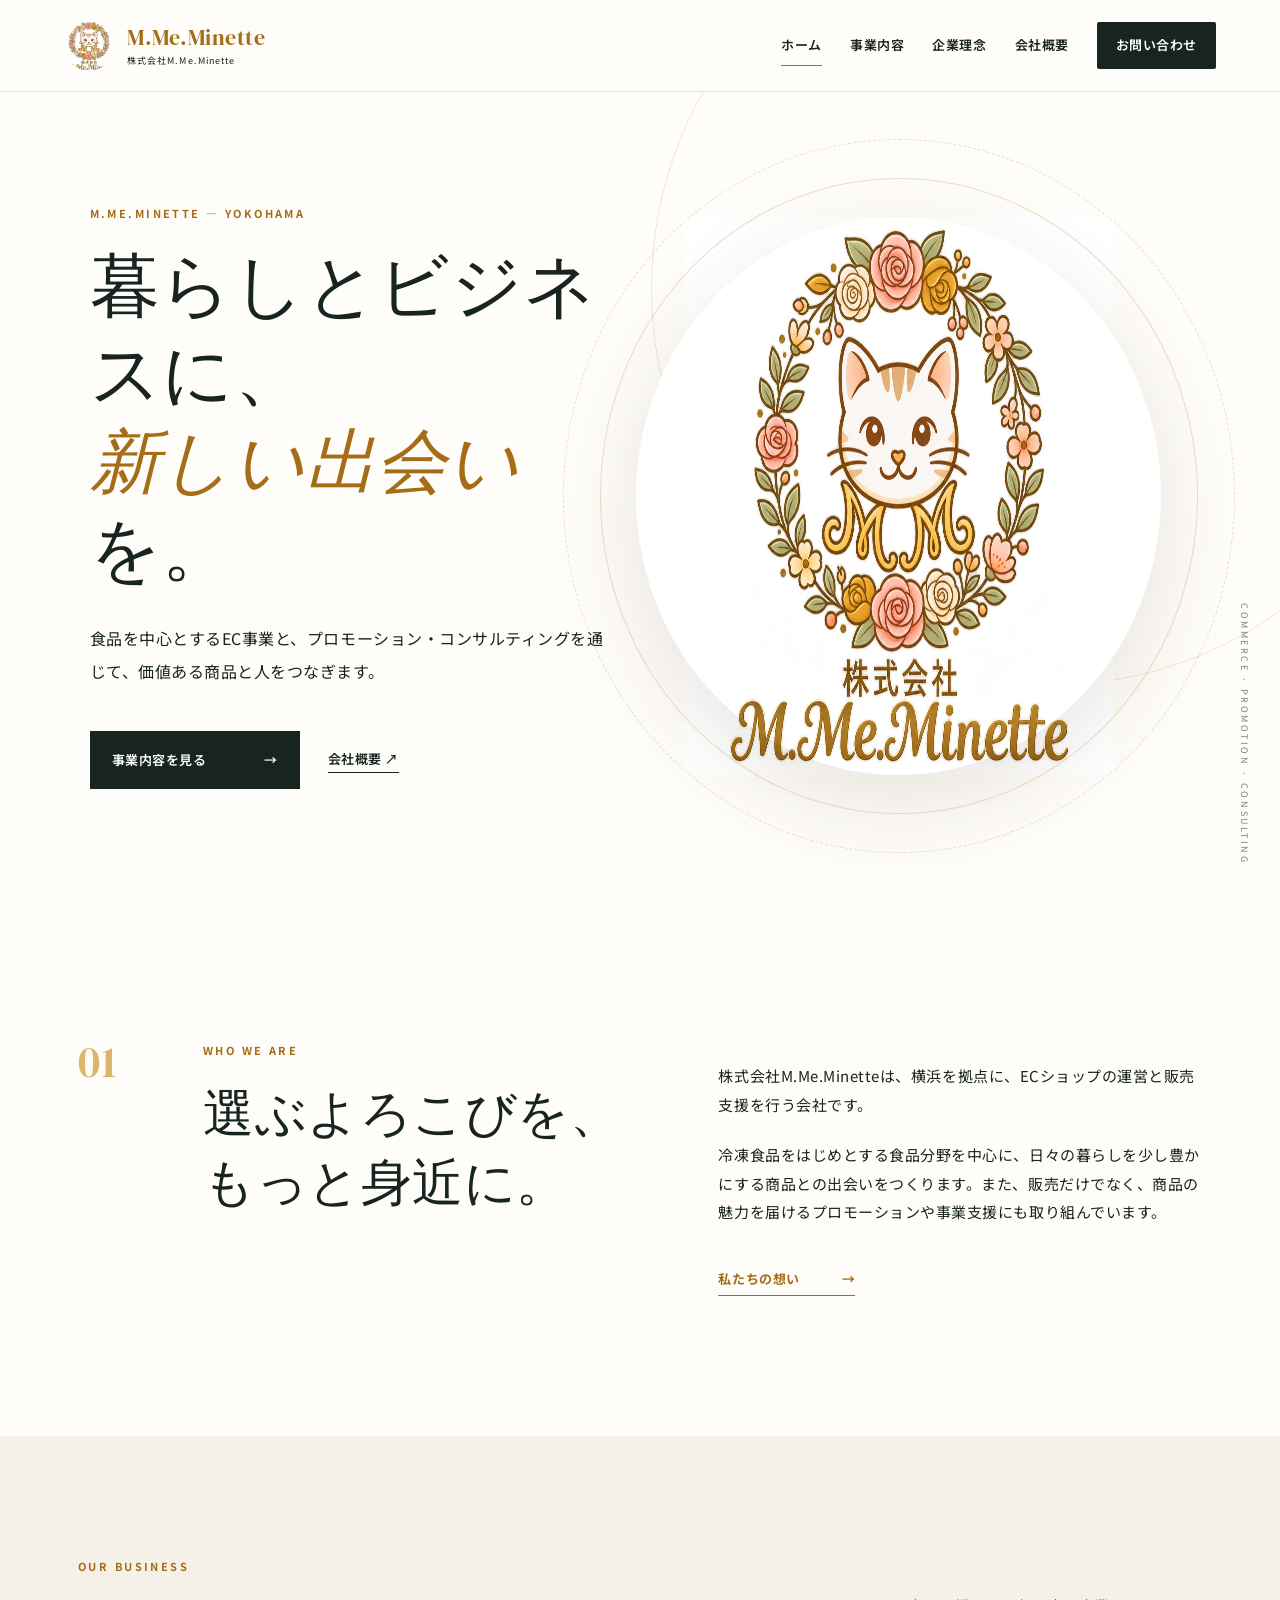
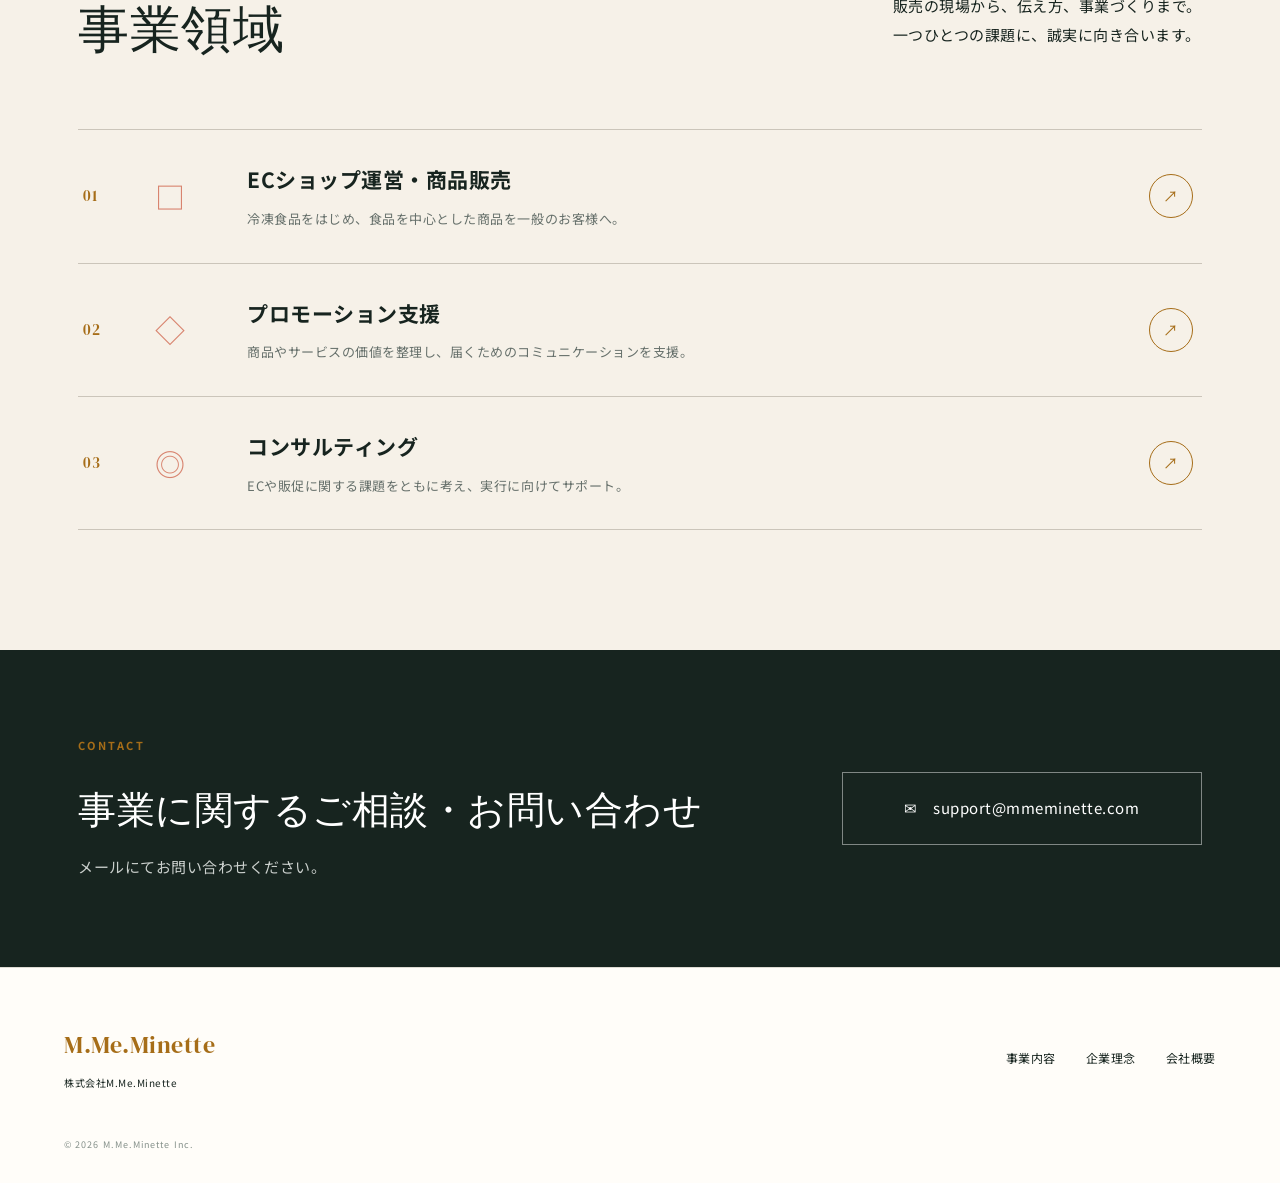
<file: index.html>
<!doctype html>
<html lang="ja">
<head>
  <meta charset="utf-8">
  <meta name="viewport" content="width=device-width, initial-scale=1">
  <meta name="description" content="株式会社M.Me.Minetteは、ECショップ運営、食品を中心とした商品販売、プロモーション支援、コンサルティングを行う横浜の会社です。">
  <meta name="robots" content="index,follow,max-image-preview:large">
  <meta name="theme-color" content="#a66d18">
  <title>株式会社M.Me.Minette｜横浜のEC・食品販売・事業支援</title>
  <link rel="canonical" href="https://mmeminette.com/">
  <link rel="icon" href="assets/favicon.svg" type="image/svg+xml" sizes="any">
  <link rel="manifest" href="site.webmanifest">
  <meta property="og:type" content="website">
  <meta property="og:locale" content="ja_JP">
  <meta property="og:site_name" content="株式会社M.Me.Minette">
  <meta property="og:title" content="株式会社M.Me.Minette｜横浜のEC・食品販売・事業支援">
  <meta property="og:description" content="ECショップ運営、食品販売、プロモーション支援、コンサルティングを通じて、価値ある商品と人をつなぎます。">
  <meta property="og:url" content="https://mmeminette.com/">
  <meta property="og:image" content="https://mmeminette.com/assets/logo.jpg">
  <meta property="og:image:alt" content="株式会社M.Me.Minette ロゴ">
  <meta name="twitter:card" content="summary_large_image">
  <meta name="twitter:title" content="株式会社M.Me.Minette｜横浜のEC・食品販売・事業支援">
  <meta name="twitter:description" content="ECショップ運営、食品販売、プロモーション支援、コンサルティングを行う横浜の会社です。">
  <meta name="twitter:image" content="https://mmeminette.com/assets/logo.jpg">
  <link rel="stylesheet" href="assets/style.css">
  <script src="assets/site.js" defer></script>
  <script type="application/ld+json">{"@context":"https://schema.org","@type":"Organization","@id":"https://mmeminette.com/#organization","name":"株式会社M.Me.Minette","alternateName":"M.Me.Minette","url":"https://mmeminette.com/","logo":"https://mmeminette.com/assets/logo.jpg","email":"support@mmeminette.com","foundingDate":"2026-10-06","address":{"@type":"PostalAddress","postalCode":"220-0072","addressRegion":"神奈川県","addressLocality":"横浜市西区","streetAddress":"浅間町1丁目4番3号 ウィザードビル402","addressCountry":"JP"}}</script>
</head>
<body>
  <header class="site-header">
    <a class="brand" href="index.html" aria-label="株式会社M.Me.Minette ホーム">
      <img src="assets/logo.jpg" alt="株式会社M.Me.Minette" width="112" height="98">
      <span><b>M.Me.Minette</b><small>株式会社M.Me.Minette</small></span>
    </a>
    <button class="menu-button" type="button" aria-expanded="false" aria-controls="global-nav"><span></span><span></span><span></span><span class="sr-only">メニュー</span></button>
    <nav id="global-nav" class="global-nav" aria-label="メインナビゲーション">
      <a class="is-current" href="index.html">ホーム</a>
      <a href="business.html">事業内容</a>
      <a href="philosophy.html">企業理念</a>
      <a href="company.html">会社概要</a>
      <a class="nav-contact" href="mailto:support@mmeminette.com">お問い合わせ</a>
    </nav>
  </header>

  <main>
    <section class="hero">
      <div class="hero-copy reveal">
        <p class="eyebrow">M.ME.MINETTE — YOKOHAMA</p>
        <h1>暮らしとビジネスに、<br><em>新しい出会い</em>を。</h1>
        <p class="hero-lead">食品を中心とするEC事業と、プロモーション・コンサルティングを通じて、価値ある商品と人をつなぎます。</p>
        <div class="hero-actions">
          <a class="button button-primary" href="business.html">事業内容を見る <span aria-hidden="true">→</span></a>
          <a class="text-link" href="company.html">会社概要 <span aria-hidden="true">↗</span></a>
        </div>
      </div>
      <div class="hero-visual reveal reveal-delay">
        <div class="logo-stage">
          <span class="orbit orbit-one" aria-hidden="true"></span>
          <span class="orbit orbit-two" aria-hidden="true"></span>
          <img src="assets/logo.jpg" alt="花々と猫をモチーフにしたM.Me.Minetteのロゴ" width="636" height="558">
        </div>
      </div>
      <p class="hero-side" aria-hidden="true">Commerce · Promotion · Consulting</p>
    </section>

    <section class="intro section-wrap reveal">
      <p class="section-number">01</p>
      <div>
        <p class="eyebrow">WHO WE ARE</p>
        <h2>選ぶよろこびを、<br>もっと身近に。</h2>
      </div>
      <div class="intro-text">
        <p>株式会社M.Me.Minetteは、横浜を拠点に、ECショップの運営と販売支援を行う会社です。</p>
        <p>冷凍食品をはじめとする食品分野を中心に、日々の暮らしを少し豊かにする商品との出会いをつくります。また、販売だけでなく、商品の魅力を届けるプロモーションや事業支援にも取り組んでいます。</p>
        <a class="arrow-link" href="philosophy.html">私たちの想い <span>→</span></a>
      </div>
    </section>

    <section class="services-block">
      <div class="section-heading section-wrap reveal">
        <div>
          <p class="eyebrow">OUR BUSINESS</p>
          <h2>事業領域</h2>
        </div>
        <p>販売の現場から、伝え方、事業づくりまで。<br>一つひとつの課題に、誠実に向き合います。</p>
      </div>
      <div class="service-list section-wrap">
        <a class="service-row reveal" href="business.html#commerce">
          <span class="service-index">01</span>
          <span class="service-icon" aria-hidden="true">□</span>
          <span><b>ECショップ運営・商品販売</b><small>冷凍食品をはじめ、食品を中心とした商品を一般のお客様へ。</small></span>
          <span class="circle-arrow" aria-hidden="true">↗</span>
        </a>
        <a class="service-row reveal" href="business.html#promotion">
          <span class="service-index">02</span>
          <span class="service-icon" aria-hidden="true">◇</span>
          <span><b>プロモーション支援</b><small>商品やサービスの価値を整理し、届くためのコミュニケーションを支援。</small></span>
          <span class="circle-arrow" aria-hidden="true">↗</span>
        </a>
        <a class="service-row reveal" href="business.html#consulting">
          <span class="service-index">03</span>
          <span class="service-icon" aria-hidden="true">◎</span>
          <span><b>コンサルティング</b><small>ECや販促に関する課題をともに考え、実行に向けてサポート。</small></span>
          <span class="circle-arrow" aria-hidden="true">↗</span>
        </a>
      </div>
    </section>

    <section class="contact-band reveal">
      <div>
        <p class="eyebrow">CONTACT</p>
        <h2>事業に関するご相談・お問い合わせ</h2>
        <p>メールにてお問い合わせください。</p>
      </div>
      <a class="mail-button" href="mailto:support@mmeminette.com"><span aria-hidden="true">✉</span> support@mmeminette.com</a>
    </section>
  </main>

  <footer class="site-footer">
    <div><b>M.Me.Minette</b><span>株式会社M.Me.Minette</span></div>
    <nav aria-label="フッターナビゲーション"><a href="business.html">事業内容</a><a href="philosophy.html">企業理念</a><a href="company.html">会社概要</a></nav>
    <small>© 2026 M.Me.Minette Inc.</small>
  </footer>
</body>
</html>
</file>
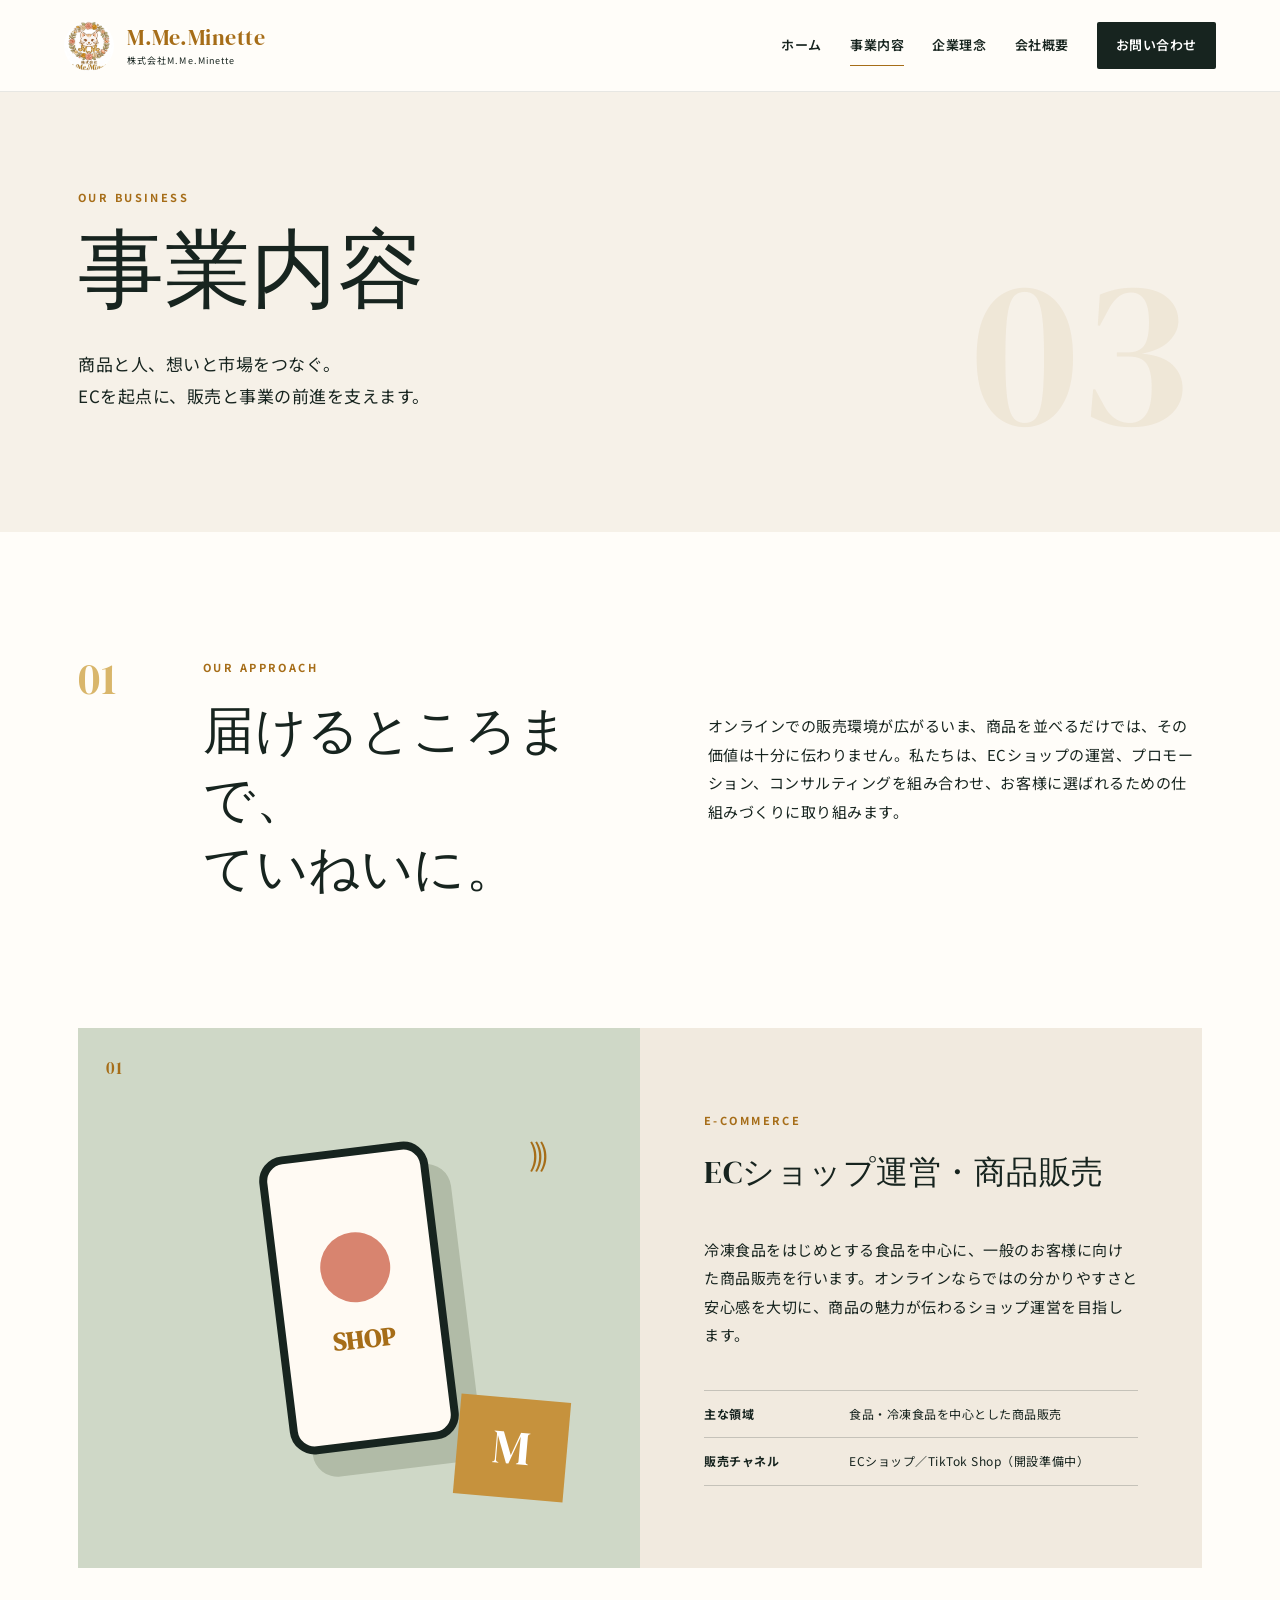
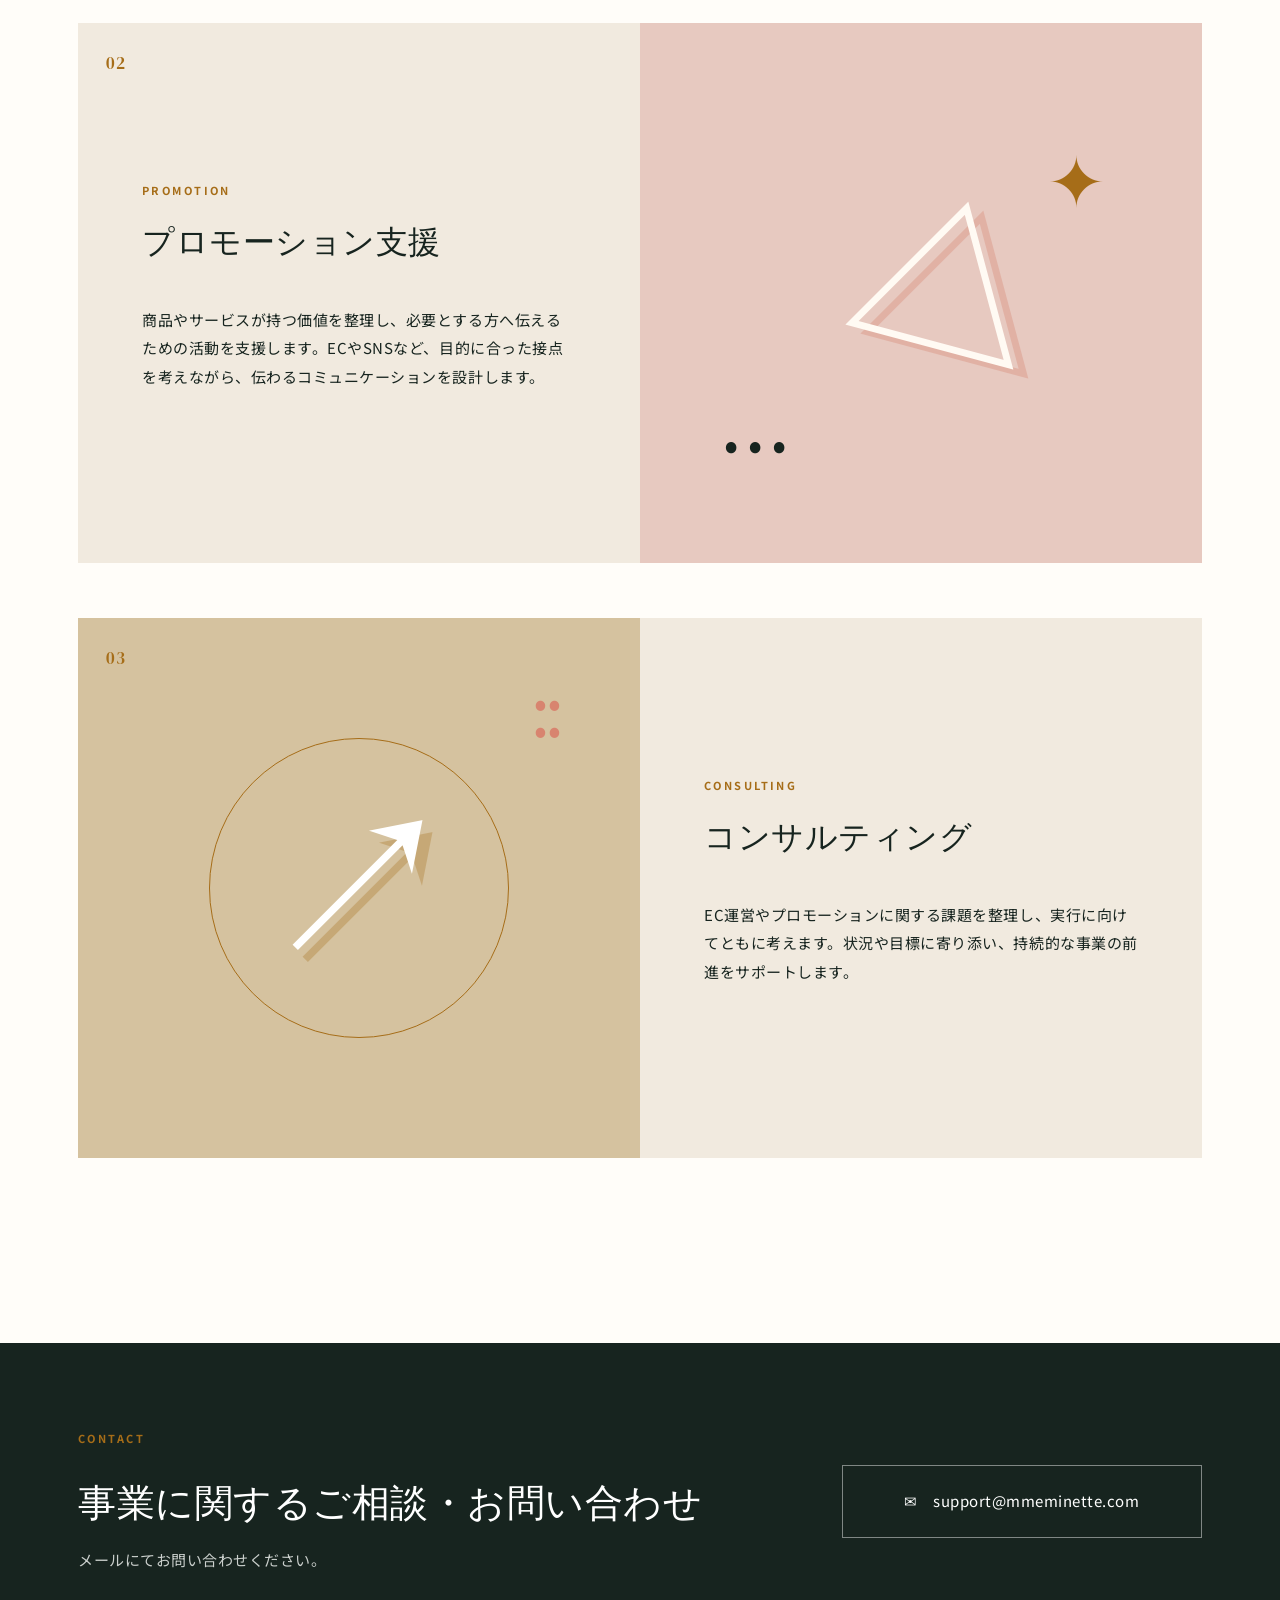
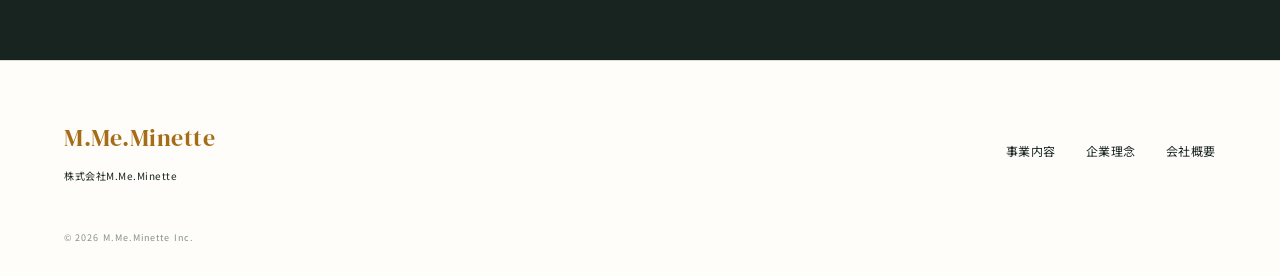
<file: business.html>
<!doctype html>
<html lang="ja">
<head>
  <meta charset="utf-8"><meta name="viewport" content="width=device-width, initial-scale=1">
  <meta name="description" content="株式会社M.Me.Minetteの事業内容。ECショップ運営、食品を中心とした商品販売、プロモーション支援、コンサルティングをご紹介します。">
  <meta name="robots" content="index,follow,max-image-preview:large"><meta name="theme-color" content="#a66d18">
  <title>事業内容｜EC・食品販売・事業支援｜株式会社M.Me.Minette</title>
  <link rel="canonical" href="https://mmeminette.com/business.html"><link rel="icon" href="assets/favicon.svg" type="image/svg+xml" sizes="any"><link rel="manifest" href="site.webmanifest">
  <meta property="og:type" content="website"><meta property="og:locale" content="ja_JP"><meta property="og:site_name" content="株式会社M.Me.Minette"><meta property="og:title" content="事業内容｜EC・食品販売・事業支援｜株式会社M.Me.Minette"><meta property="og:description" content="ECショップ運営、食品販売、プロモーション支援、コンサルティングで事業の前進を支えます。"><meta property="og:url" content="https://mmeminette.com/business.html"><meta property="og:image" content="https://mmeminette.com/assets/logo.jpg"><meta property="og:image:alt" content="株式会社M.Me.Minette ロゴ"><meta name="twitter:card" content="summary_large_image"><link rel="stylesheet" href="assets/style.css"><script src="assets/site.js" defer></script>
</head>
<body>
  <header class="site-header">
    <a class="brand" href="index.html"><img src="assets/logo.jpg" alt="株式会社M.Me.Minette" width="112" height="98"><span><b>M.Me.Minette</b><small>株式会社M.Me.Minette</small></span></a>
    <button class="menu-button" type="button" aria-expanded="false" aria-controls="global-nav"><span></span><span></span><span></span><span class="sr-only">メニュー</span></button>
    <nav id="global-nav" class="global-nav"><a href="index.html">ホーム</a><a class="is-current" href="business.html">事業内容</a><a href="philosophy.html">企業理念</a><a href="company.html">会社概要</a><a class="nav-contact" href="mailto:support@mmeminette.com">お問い合わせ</a></nav>
  </header>
  <main>
    <header class="page-hero"><p class="eyebrow">OUR BUSINESS</p><h1>事業内容</h1><p>商品と人、想いと市場をつなぐ。<br>ECを起点に、販売と事業の前進を支えます。</p><span class="page-mark" aria-hidden="true">03</span></header>
    <section class="business-intro section-wrap reveal"><p class="section-number">01</p><div><p class="eyebrow">OUR APPROACH</p><h2>届けるところまで、<br>ていねいに。</h2></div><p>オンラインでの販売環境が広がるいま、商品を並べるだけでは、その価値は十分に伝わりません。私たちは、ECショップの運営、プロモーション、コンサルティングを組み合わせ、お客様に選ばれるための仕組みづくりに取り組みます。</p></section>

    <section class="business-cards section-wrap">
      <article id="commerce" class="business-card reveal">
        <div class="card-number">01</div><div class="card-art commerce-art" aria-hidden="true"><span class="phone"><i></i><b>SHOP</b></span><span class="package">M</span><span class="signal">)))</span></div>
        <div class="card-copy"><p class="eyebrow">E-COMMERCE</p><h2>ECショップ運営・商品販売</h2><p>冷凍食品をはじめとする食品を中心に、一般のお客様に向けた商品販売を行います。オンラインならではの分かりやすさと安心感を大切に、商品の魅力が伝わるショップ運営を目指します。</p><dl><div><dt>主な領域</dt><dd>食品・冷凍食品を中心とした商品販売</dd></div><div><dt>販売チャネル</dt><dd>ECショップ／TikTok Shop（開設準備中）</dd></div></dl></div>
      </article>
      <article id="promotion" class="business-card reverse reveal">
        <div class="card-number">02</div><div class="card-art promotion-art" aria-hidden="true"><span class="megaphone">◁</span><span class="spark">✦</span><span class="dots">•••</span></div>
        <div class="card-copy"><p class="eyebrow">PROMOTION</p><h2>プロモーション支援</h2><p>商品やサービスが持つ価値を整理し、必要とする方へ伝えるための活動を支援します。ECやSNSなど、目的に合った接点を考えながら、伝わるコミュニケーションを設計します。</p></div>
      </article>
      <article id="consulting" class="business-card reveal">
        <div class="card-number">03</div><div class="card-art consulting-art" aria-hidden="true"><span class="chart">↗</span><span class="ring"></span><span class="dot-grid">••<br>••</span></div>
        <div class="card-copy"><p class="eyebrow">CONSULTING</p><h2>コンサルティング</h2><p>EC運営やプロモーションに関する課題を整理し、実行に向けてともに考えます。状況や目標に寄り添い、持続的な事業の前進をサポートします。</p></div>
      </article>
    </section>
    <section class="contact-band reveal"><div><p class="eyebrow">CONTACT</p><h2>事業に関するご相談・お問い合わせ</h2><p>メールにてお問い合わせください。</p></div><a class="mail-button" href="mailto:support@mmeminette.com"><span>✉</span> support@mmeminette.com</a></section>
  </main>
  <footer class="site-footer"><div><b>M.Me.Minette</b><span>株式会社M.Me.Minette</span></div><nav><a href="business.html">事業内容</a><a href="philosophy.html">企業理念</a><a href="company.html">会社概要</a></nav><small>© 2026 M.Me.Minette Inc.</small></footer>
</body></html>
</file>
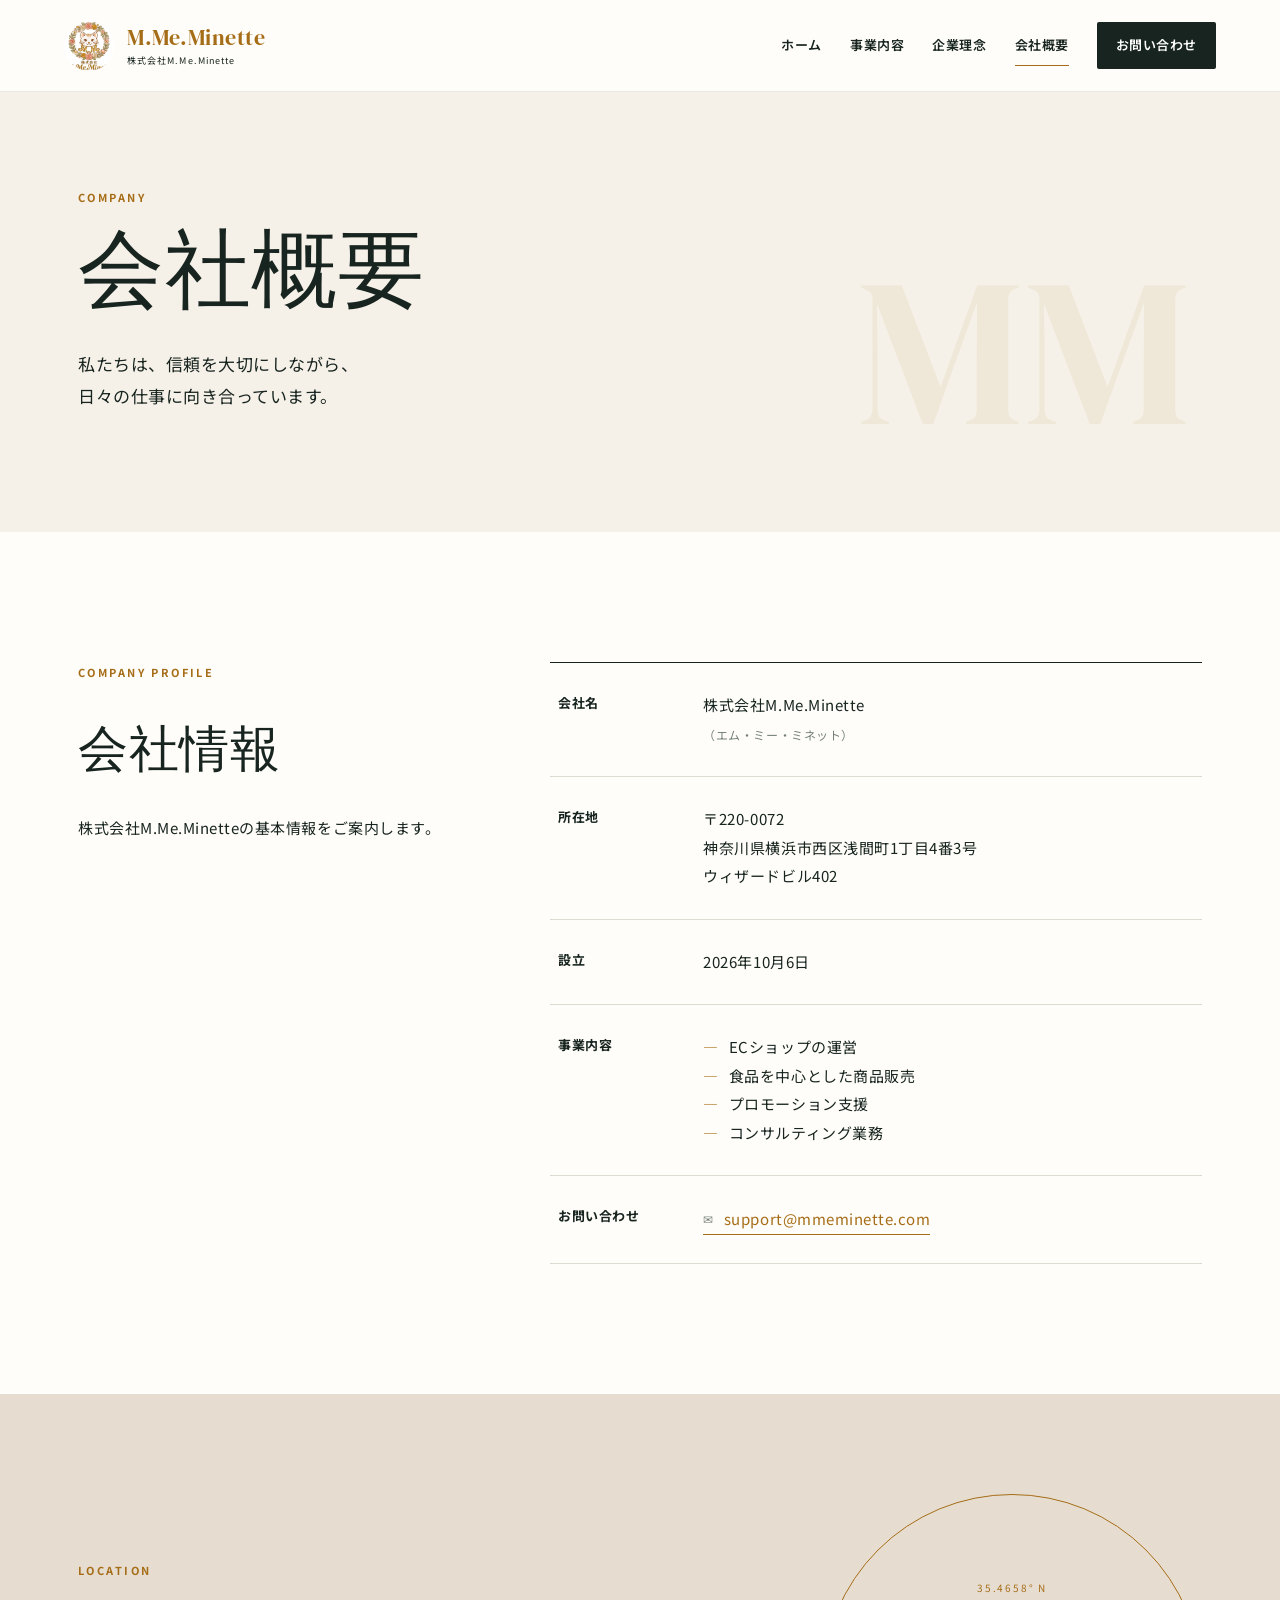
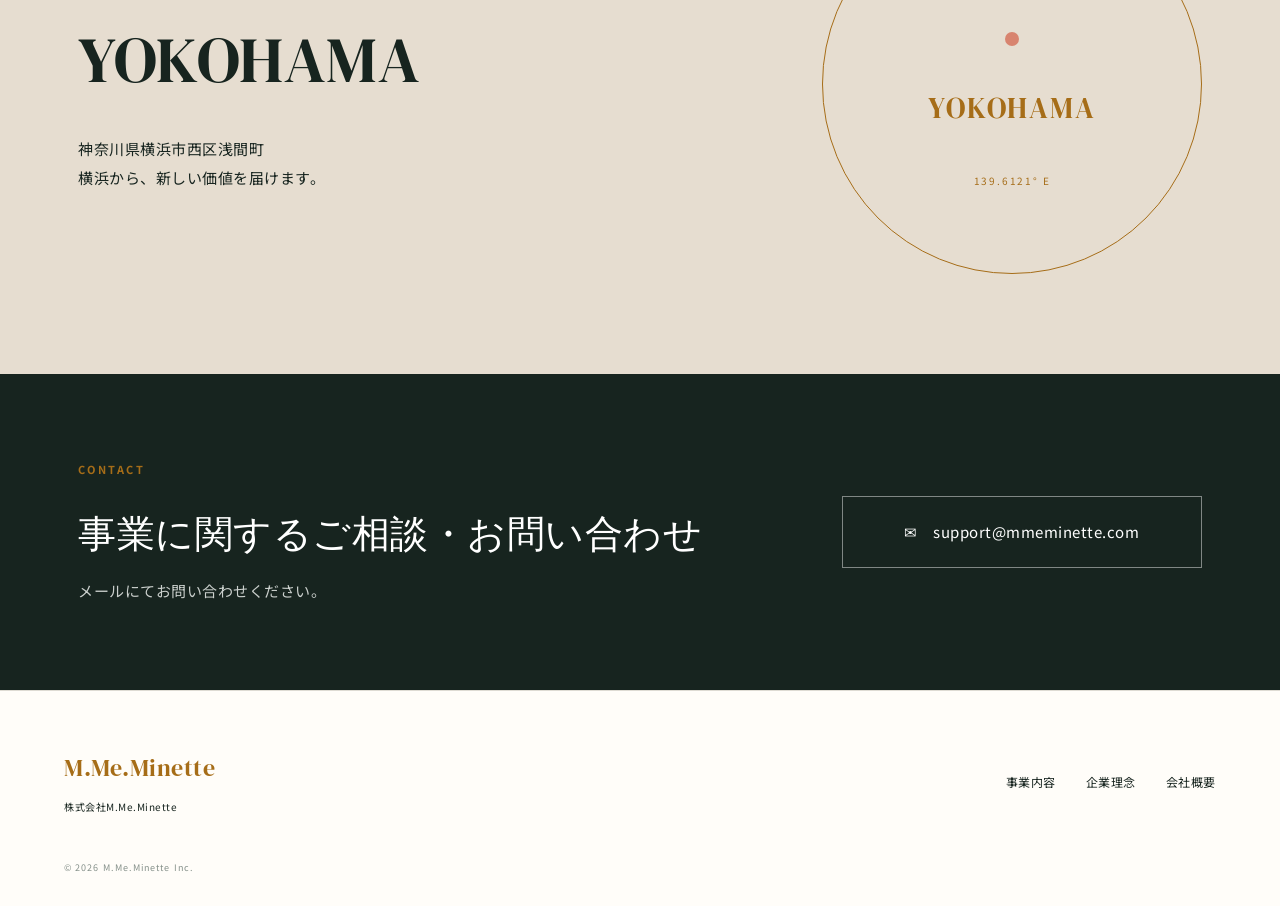
<file: company.html>
<!doctype html>
<html lang="ja">
<head>
  <meta charset="utf-8"><meta name="viewport" content="width=device-width, initial-scale=1"><meta name="description" content="株式会社M.Me.Minetteの会社概要です。横浜市西区の所在地、設立日、ECショップ運営・食品販売などの事業内容をご案内します。"><meta name="robots" content="index,follow,max-image-preview:large"><meta name="theme-color" content="#a66d18">
  <title>会社概要｜株式会社M.Me.Minette</title><link rel="canonical" href="https://mmeminette.com/company.html"><link rel="icon" href="assets/favicon.svg" type="image/svg+xml" sizes="any"><link rel="manifest" href="site.webmanifest"><meta property="og:type" content="website"><meta property="og:locale" content="ja_JP"><meta property="og:site_name" content="株式会社M.Me.Minette"><meta property="og:title" content="会社概要｜株式会社M.Me.Minette"><meta property="og:description" content="株式会社M.Me.Minetteの所在地、設立日、事業内容をご案内します。"><meta property="og:url" content="https://mmeminette.com/company.html"><meta property="og:image" content="https://mmeminette.com/assets/logo.jpg"><meta property="og:image:alt" content="株式会社M.Me.Minette ロゴ"><meta name="twitter:card" content="summary_large_image"><link rel="stylesheet" href="assets/style.css"><script src="assets/site.js" defer></script>
</head>
<body>
  <header class="site-header"><a class="brand" href="index.html"><img src="assets/logo.jpg" alt="株式会社M.Me.Minette" width="112" height="98"><span><b>M.Me.Minette</b><small>株式会社M.Me.Minette</small></span></a><button class="menu-button" type="button" aria-expanded="false" aria-controls="global-nav"><span></span><span></span><span></span><span class="sr-only">メニュー</span></button><nav id="global-nav" class="global-nav"><a href="index.html">ホーム</a><a href="business.html">事業内容</a><a href="philosophy.html">企業理念</a><a class="is-current" href="company.html">会社概要</a><a class="nav-contact" href="mailto:support@mmeminette.com">お問い合わせ</a></nav></header>
  <main>
    <header class="page-hero"><p class="eyebrow">COMPANY</p><h1>会社概要</h1><p>私たちは、信頼を大切にしながら、<br>日々の仕事に向き合っています。</p><span class="page-mark" aria-hidden="true">MM</span></header>
    <section class="company-section section-wrap">
      <div class="company-heading reveal"><p class="eyebrow">COMPANY PROFILE</p><h2>会社情報</h2><p>株式会社M.Me.Minetteの基本情報をご案内します。</p></div>
      <dl class="company-table reveal">
        <div><dt>会社名</dt><dd>株式会社M.Me.Minette<br><span>（エム・ミー・ミネット）</span></dd></div>
        <div><dt>所在地</dt><dd>〒220-0072<br>神奈川県横浜市西区浅間町1丁目4番3号<br>ウィザードビル402</dd></div>
        <div><dt>設立</dt><dd>2026年10月6日</dd></div>
        <div><dt>事業内容</dt><dd><ul><li>ECショップの運営</li><li>食品を中心とした商品販売</li><li>プロモーション支援</li><li>コンサルティング業務</li></ul></dd></div>
        <div><dt>お問い合わせ</dt><dd><a class="email-link" href="mailto:support@mmeminette.com"><span aria-hidden="true">✉</span> support@mmeminette.com</a></dd></div>
      </dl>
    </section>
    <section class="location-band reveal"><div><p class="eyebrow">LOCATION</p><h2>YOKOHAMA</h2><p>神奈川県横浜市西区浅間町<br>横浜から、新しい価値を届けます。</p></div><div class="location-graphic" aria-hidden="true"><span>35.4658° N</span><i></i><b>YOKOHAMA</b><span>139.6121° E</span></div></section>
    <section class="contact-band reveal"><div><p class="eyebrow">CONTACT</p><h2>事業に関するご相談・お問い合わせ</h2><p>メールにてお問い合わせください。</p></div><a class="mail-button" href="mailto:support@mmeminette.com"><span>✉</span> support@mmeminette.com</a></section>
  </main>
  <footer class="site-footer"><div><b>M.Me.Minette</b><span>株式会社M.Me.Minette</span></div><nav><a href="business.html">事業内容</a><a href="philosophy.html">企業理念</a><a href="company.html">会社概要</a></nav><small>© 2026 M.Me.Minette Inc.</small></footer>
</body></html>
</file>
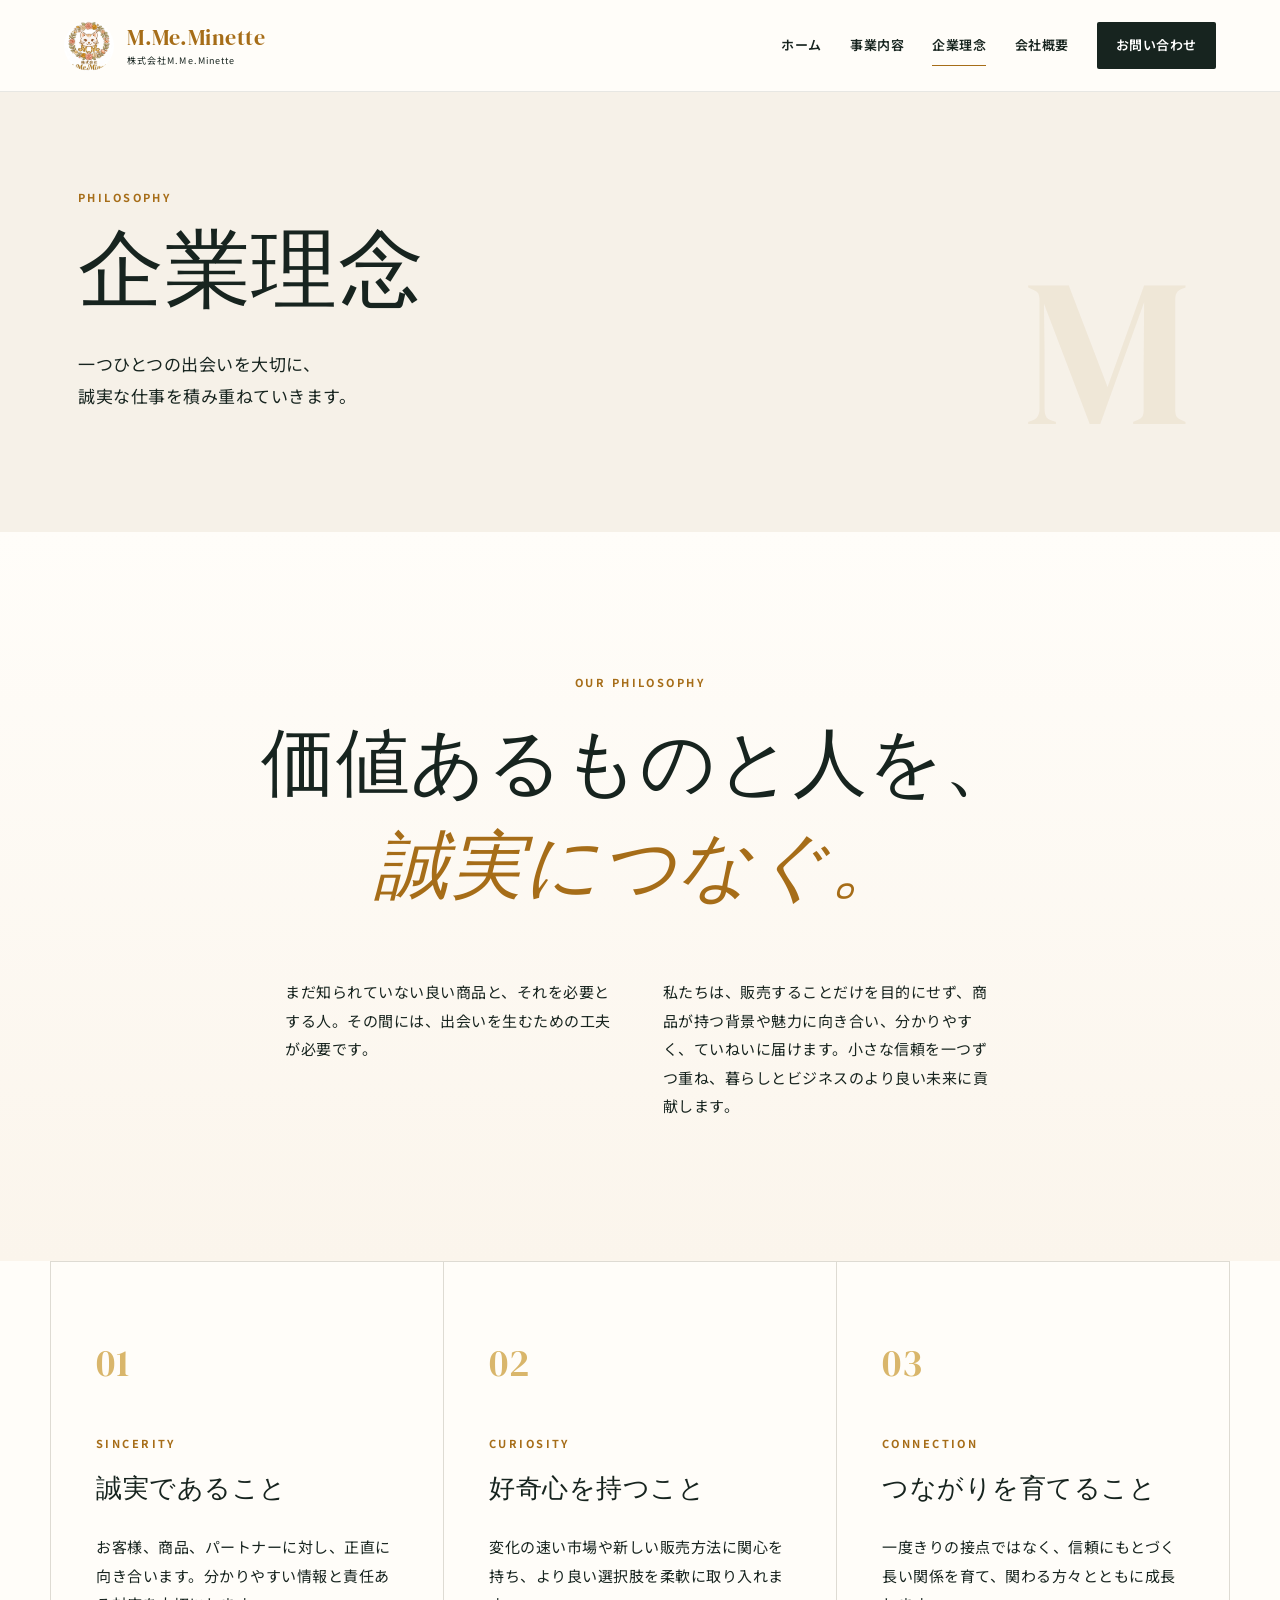
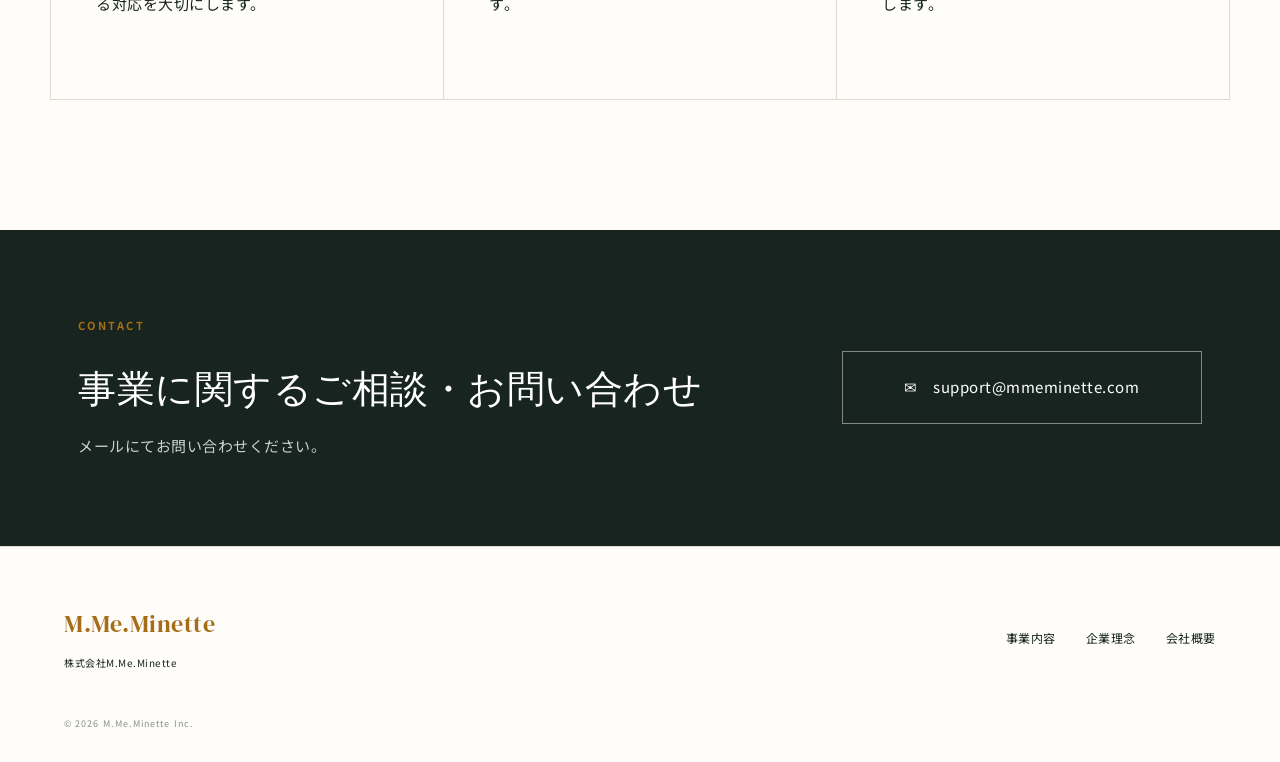
<file: philosophy.html>
<!doctype html>
<html lang="ja">
<head>
  <meta charset="utf-8"><meta name="viewport" content="width=device-width, initial-scale=1"><meta name="description" content="価値あるものと人を、誠実につなぐ。株式会社M.Me.Minetteの企業理念と、仕事に向き合う3つの姿勢をご紹介します。"><meta name="robots" content="index,follow,max-image-preview:large"><meta name="theme-color" content="#a66d18">
  <title>企業理念｜株式会社M.Me.Minette</title><link rel="canonical" href="https://mmeminette.com/philosophy.html"><link rel="icon" href="assets/favicon.svg" type="image/svg+xml" sizes="any"><link rel="manifest" href="site.webmanifest"><meta property="og:type" content="website"><meta property="og:locale" content="ja_JP"><meta property="og:site_name" content="株式会社M.Me.Minette"><meta property="og:title" content="企業理念｜株式会社M.Me.Minette"><meta property="og:description" content="価値あるものと人を、誠実につなぐ。株式会社M.Me.Minetteの企業理念をご紹介します。"><meta property="og:url" content="https://mmeminette.com/philosophy.html"><meta property="og:image" content="https://mmeminette.com/assets/logo.jpg"><meta property="og:image:alt" content="株式会社M.Me.Minette ロゴ"><meta name="twitter:card" content="summary_large_image"><link rel="stylesheet" href="assets/style.css"><script src="assets/site.js" defer></script>
</head>
<body>
  <header class="site-header"><a class="brand" href="index.html"><img src="assets/logo.jpg" alt="株式会社M.Me.Minette" width="112" height="98"><span><b>M.Me.Minette</b><small>株式会社M.Me.Minette</small></span></a><button class="menu-button" type="button" aria-expanded="false" aria-controls="global-nav"><span></span><span></span><span></span><span class="sr-only">メニュー</span></button><nav id="global-nav" class="global-nav"><a href="index.html">ホーム</a><a href="business.html">事業内容</a><a class="is-current" href="philosophy.html">企業理念</a><a href="company.html">会社概要</a><a class="nav-contact" href="mailto:support@mmeminette.com">お問い合わせ</a></nav></header>
  <main>
    <header class="page-hero"><p class="eyebrow">PHILOSOPHY</p><h1>企業理念</h1><p>一つひとつの出会いを大切に、<br>誠実な仕事を積み重ねていきます。</p><span class="page-mark" aria-hidden="true">M</span></header>
    <section class="philosophy-statement reveal">
      <p class="eyebrow">OUR PHILOSOPHY</p><h2>価値あるものと人を、<br><em>誠実につなぐ。</em></h2>
      <div class="statement-copy"><p>まだ知られていない良い商品と、それを必要とする人。その間には、出会いを生むための工夫が必要です。</p><p>私たちは、販売することだけを目的にせず、商品が持つ背景や魅力に向き合い、分かりやすく、ていねいに届けます。小さな信頼を一つずつ重ね、暮らしとビジネスのより良い未来に貢献します。</p></div>
    </section>
    <section class="values section-wrap">
      <article class="value-card reveal"><span>01</span><p class="eyebrow">SINCERITY</p><h3>誠実であること</h3><p>お客様、商品、パートナーに対し、正直に向き合います。分かりやすい情報と責任ある対応を大切にします。</p></article>
      <article class="value-card reveal"><span>02</span><p class="eyebrow">CURIOSITY</p><h3>好奇心を持つこと</h3><p>変化の速い市場や新しい販売方法に関心を持ち、より良い選択肢を柔軟に取り入れます。</p></article>
      <article class="value-card reveal"><span>03</span><p class="eyebrow">CONNECTION</p><h3>つながりを育てること</h3><p>一度きりの接点ではなく、信頼にもとづく長い関係を育て、関わる方々とともに成長します。</p></article>
    </section>
    <section class="contact-band reveal"><div><p class="eyebrow">CONTACT</p><h2>事業に関するご相談・お問い合わせ</h2><p>メールにてお問い合わせください。</p></div><a class="mail-button" href="mailto:support@mmeminette.com"><span>✉</span> support@mmeminette.com</a></section>
  </main>
  <footer class="site-footer"><div><b>M.Me.Minette</b><span>株式会社M.Me.Minette</span></div><nav><a href="business.html">事業内容</a><a href="philosophy.html">企業理念</a><a href="company.html">会社概要</a></nav><small>© 2026 M.Me.Minette Inc.</small></footer>
</body></html>
</file>
<file: assets/style.css>
@import url('https://fonts.googleapis.com/css2?family=DM+Serif+Display:ital@0;1&family=Noto+Sans+JP:wght@400;500;600;700&display=swap');

:root{--ink:#17241f;--paper:#fffdf9;--cream:#f6f1e8;--gold:#a66d18;--gold-light:#d9b66b;--coral:#d8846f;--sage:#79846a;--line:#dedbd3;--serif:"DM Serif Display","Noto Serif JP",serif;--sans:"Noto Sans JP",sans-serif}
*{box-sizing:border-box}html{scroll-behavior:smooth;overflow-x:hidden}body{margin:0;overflow-x:hidden;background:var(--paper);color:var(--ink);font-family:var(--sans);font-size:15px;line-height:1.9;letter-spacing:.035em}a{color:inherit;text-decoration:none}img{display:block;max-width:100%}.sr-only{position:absolute;width:1px;height:1px;padding:0;margin:-1px;overflow:hidden;clip:rect(0,0,0,0);white-space:nowrap;border:0}
.site-header{height:92px;display:flex;align-items:center;justify-content:space-between;padding:0 clamp(24px,5vw,76px);border-bottom:1px solid rgba(23,36,31,.1);background:rgba(255,253,249,.95);backdrop-filter:blur(12px);position:relative;z-index:50}.brand{display:flex;align-items:center;gap:13px;line-height:1.1}.brand img{width:50px;height:50px;object-fit:cover;object-position:50% 5%;border-radius:50%}.brand b{font-family:var(--serif);font-size:22px;font-weight:400;color:var(--gold)}.brand small{display:block;font-size:9px;letter-spacing:.12em;margin-top:6px}.global-nav{display:flex;align-items:center;gap:clamp(18px,2.2vw,38px);font-size:13px;font-weight:600}.global-nav a{position:relative}.global-nav a:not(.nav-contact)::after{content:"";position:absolute;left:0;bottom:-8px;width:0;height:1px;background:var(--gold);transition:.25s}.global-nav a:hover::after,.global-nav a.is-current::after{width:100%}.nav-contact{background:var(--ink);color:#fff;padding:11px 19px;border-radius:2px;transition:.25s}.nav-contact:hover{background:var(--gold)}.menu-button{display:none}
.eyebrow{margin:0 0 18px;color:var(--gold);font-size:11px;font-weight:700;letter-spacing:.22em}.hero{min-height:calc(100vh - 92px);display:grid;grid-template-columns:47% 53%;align-items:center;position:relative;overflow:hidden;padding:80px clamp(24px,7vw,112px)}.hero::after{content:"";position:absolute;right:-13%;top:-25%;width:62vw;height:62vw;border:1px solid rgba(166,109,24,.16);border-radius:50%;pointer-events:none}.hero-copy{position:relative;z-index:2}.hero h1{font-family:var(--serif);font-size:clamp(44px,5.5vw,78px);font-weight:400;line-height:1.25;letter-spacing:.01em;margin:0 0 28px}.hero h1 em{color:var(--gold);font-style:italic}.hero-lead{max-width:570px;font-size:16px;line-height:2.1}.hero-actions{display:flex;gap:28px;align-items:center;margin-top:42px}.button{display:inline-flex;align-items:center;justify-content:space-between;gap:36px;padding:17px 22px;min-width:210px;font-weight:600;font-size:13px}.button-primary{background:var(--ink);color:white}.button-primary:hover{background:var(--gold)}.text-link{font-size:13px;font-weight:600;border-bottom:1px solid var(--ink)}.hero-visual{position:relative;z-index:2;display:flex;justify-content:center}.logo-stage{position:relative;width:min(41vw,570px);aspect-ratio:1;border-radius:50%;background:white;box-shadow:0 28px 90px rgba(59,44,23,.12);display:grid;place-items:center}.logo-stage img{width:82%;mix-blend-mode:multiply}.orbit{position:absolute;border-radius:50%;border:1px solid rgba(166,109,24,.22)}.orbit-one{inset:-7%}.orbit-two{inset:-14%;border-style:dashed}.hero-side{position:absolute;right:18px;bottom:36px;writing-mode:vertical-rl;text-transform:uppercase;font-size:9px;letter-spacing:.28em;color:var(--sage)}
.section-wrap{max-width:1180px;margin:0 auto;padding-left:28px;padding-right:28px}.intro{padding-top:140px;padding-bottom:140px;display:grid;grid-template-columns:70px 1fr 1.05fr;gap:55px}.section-number{font-family:var(--serif);color:var(--gold-light);font-size:44px;margin:0;line-height:1}.intro h2,.section-heading h2,.business-intro h2{font-family:var(--serif);font-size:clamp(38px,4vw,58px);line-height:1.35;font-weight:400;margin:0}.intro-text{padding-top:22px}.intro-text p{margin:0 0 22px}.arrow-link{display:inline-flex;gap:42px;align-items:center;font-weight:700;font-size:13px;margin-top:18px;border-bottom:1px solid var(--gold);padding-bottom:4px;color:var(--gold)}
.services-block{background:var(--cream);padding:120px 0}.section-heading{display:flex;justify-content:space-between;align-items:end;margin-bottom:65px}.section-heading>p{max-width:410px}.service-list{display:flex;flex-direction:column}.service-row{display:grid;grid-template-columns:50px 70px 1fr 48px;align-items:center;gap:22px;border-top:1px solid #cbc5ba;padding:30px 5px;transition:.25s}.service-row:last-child{border-bottom:1px solid #cbc5ba}.service-row:hover{padding-left:16px;background:rgba(255,255,255,.45)}.service-index{font-family:var(--serif);color:var(--gold)}.service-icon{font-size:30px;color:var(--coral)}.service-row b{display:block;font-size:21px;margin-bottom:4px}.service-row small{font-size:13px;color:#66706b}.circle-arrow{width:44px;height:44px;border:1px solid var(--gold);border-radius:50%;display:grid;place-items:center;color:var(--gold)}
.contact-band{margin:0;padding:85px max(28px,calc((100vw - 1124px)/2));background:var(--ink);color:white;display:flex;align-items:center;justify-content:space-between;gap:40px}.contact-band h2{font-family:var(--serif);font-size:clamp(26px,3vw,42px);font-weight:400;margin:0 0 6px}.contact-band p:last-child{margin:0;color:#cbd0cd}.mail-button{min-width:360px;border:1px solid rgba(255,255,255,.45);padding:21px 26px;display:flex;gap:15px;align-items:center;justify-content:center;transition:.25s}.mail-button:hover{background:white;color:var(--ink)}
.site-footer{padding:54px clamp(24px,5vw,76px) 30px;display:grid;grid-template-columns:1fr auto;gap:40px;border-top:1px solid var(--line)}.site-footer>div b{font-family:var(--serif);display:block;color:var(--gold);font-size:24px;font-weight:400}.site-footer>div span{font-size:10px}.site-footer nav{display:flex;gap:30px;font-size:12px;align-items:center}.site-footer small{grid-column:1/-1;color:#85908a;font-size:9px;letter-spacing:.12em}
.page-hero{min-height:440px;background:var(--cream);padding:95px max(28px,calc((100vw - 1124px)/2));position:relative;overflow:hidden}.page-hero h1{font-family:var(--serif);font-size:clamp(50px,7vw,86px);line-height:1;margin:0 0 36px;font-weight:400}.page-hero>p:last-of-type{font-size:17px}.page-mark{position:absolute;right:7vw;top:42%;font-family:var(--serif);font-size:210px;line-height:.7;color:rgba(166,109,24,.08)}
.business-intro{padding-top:125px;padding-bottom:125px;display:grid;grid-template-columns:70px 1fr 1.1fr;gap:55px}.business-intro>p:last-child{margin-top:55px}.business-cards{padding-bottom:130px}.business-card{min-height:540px;display:grid;grid-template-columns:1fr 1fr;position:relative;margin-bottom:55px;background:#f1eadf}.business-card.reverse .card-art{order:2}.business-card.reverse .card-copy{order:1}.card-number{position:absolute;top:24px;left:28px;font-family:var(--serif);font-size:17px;color:var(--gold);z-index:2}.card-art{min-height:430px;position:relative;overflow:hidden;background:#dfc8a0;display:grid;place-items:center}.card-copy{padding:70px clamp(35px,5vw,76px);display:flex;flex-direction:column;justify-content:center}.card-copy h2{font-family:var(--serif);font-weight:400;font-size:32px;line-height:1.45;margin:0 0 25px}.card-copy dl{margin:25px 0 0;border-top:1px solid rgba(23,36,31,.2)}.card-copy dl div{display:grid;grid-template-columns:105px 1fr;border-bottom:1px solid rgba(23,36,31,.2);padding:12px 0;font-size:12px}.card-copy dt{font-weight:700}.commerce-art{background:#cfd8c7}.phone{width:170px;height:300px;border:8px solid var(--ink);border-radius:25px;background:#fffaf3;display:flex;flex-direction:column;align-items:center;justify-content:center;transform:rotate(-7deg);box-shadow:20px 25px 0 rgba(121,132,106,.35)}.phone i{width:70px;height:70px;border-radius:50%;background:var(--coral);margin-bottom:14px}.phone b{font-family:var(--serif);color:var(--gold);font-size:25px}.package{position:absolute;right:13%;bottom:13%;width:110px;height:100px;background:#c6923d;color:white;display:grid;place-items:center;font-family:var(--serif);font-size:48px;transform:rotate(5deg)}.signal{position:absolute;top:18%;right:17%;font-size:30px;letter-spacing:-5px;color:var(--gold)}.promotion-art{background:#e7c9c0}.megaphone{font-size:185px;line-height:1;color:#fffaf3;text-shadow:12px 12px 0 rgba(216,132,111,.35);transform:rotate(-15deg)}.spark{position:absolute;right:17%;top:16%;font-size:70px;color:var(--gold)}.dots{position:absolute;left:15%;bottom:15%;font-size:42px;letter-spacing:10px;color:var(--ink)}.consulting-art{background:#d5c29f}.chart{font-family:var(--serif);font-size:200px;color:white;text-shadow:10px 12px 0 rgba(166,109,24,.3)}.ring{position:absolute;width:300px;height:300px;border:1px solid var(--gold);border-radius:50%}.dot-grid{position:absolute;right:14%;top:13%;font-size:38px;line-height:.7;color:var(--coral)}
.philosophy-statement{text-align:center;padding:140px 28px;background:linear-gradient(180deg,var(--paper),#fbf5ec)}.philosophy-statement h2{font-family:var(--serif);font-size:clamp(42px,6vw,74px);font-weight:400;line-height:1.4;margin:0 0 60px}.philosophy-statement h2 em{font-style:italic;color:var(--gold)}.statement-copy{max-width:710px;margin:0 auto;text-align:left;display:grid;grid-template-columns:1fr 1fr;gap:45px}.statement-copy p{margin:0}.values{display:grid;grid-template-columns:repeat(3,1fr);gap:1px;background:var(--line);padding:1px;margin-bottom:130px}.value-card{background:var(--paper);padding:65px 45px;min-height:360px}.value-card>span{font-family:var(--serif);font-size:38px;color:var(--gold-light)}.value-card h3{font-family:var(--serif);font-size:26px;font-weight:400;margin:10px 0 20px}.value-card .eyebrow{margin-top:34px;margin-bottom:0}
.company-section{padding-top:130px;padding-bottom:130px;display:grid;grid-template-columns:.8fr 1.4fr;gap:100px}.company-heading h2{font-family:var(--serif);font-size:50px;font-weight:400;margin:0 0 18px}.company-table{margin:0;border-top:1px solid var(--ink)}.company-table>div{display:grid;grid-template-columns:145px 1fr;border-bottom:1px solid var(--line);padding:28px 8px}.company-table dt{font-weight:700;font-size:13px}.company-table dd{margin:0}.company-table dd span{font-size:12px;color:#748079}.company-table ul{list-style:none;margin:0;padding:0}.company-table li::before{content:"—";color:var(--gold);margin-right:10px}.email-link{display:inline-flex;align-items:center;gap:10px;color:var(--gold);border-bottom:1px solid var(--gold)}.location-band{background:#e6ddd0;padding:100px max(28px,calc((100vw - 1124px)/2));display:grid;grid-template-columns:1fr 1fr;align-items:center}.location-band h2{font-family:var(--serif);font-size:64px;font-weight:400;margin:0}.location-graphic{width:380px;height:380px;border:1px solid var(--gold);border-radius:50%;justify-self:end;display:flex;flex-direction:column;align-items:center;justify-content:center;color:var(--gold);font-size:10px;letter-spacing:.18em;position:relative}.location-graphic i{width:14px;height:14px;border-radius:50%;background:var(--coral);margin:35px 0}.location-graphic b{font-family:var(--serif);font-size:29px;font-weight:400;margin-bottom:35px}
.reveal{opacity:0;transform:translateY(22px);transition:opacity .7s ease,transform .7s ease}.reveal-delay{transition-delay:.15s}.reveal.is-visible{opacity:1;transform:none}
@media(max-width:900px){.site-header{height:76px;padding:0 20px}.brand img{width:42px;height:42px}.brand b{font-size:19px}.menu-button{display:flex;position:relative;z-index:3;border:0;background:none;width:42px;height:42px;flex-direction:column;justify-content:center;gap:5px;padding:9px}.menu-button>span:not(.sr-only){display:block;width:100%;height:1px;background:var(--ink);transition:.25s}.menu-button[aria-expanded="true"]>span:nth-child(1){transform:translateY(6px) rotate(45deg)}.menu-button[aria-expanded="true"]>span:nth-child(2){opacity:0}.menu-button[aria-expanded="true"]>span:nth-child(3){transform:translateY(-6px) rotate(-45deg)}.global-nav{position:absolute;top:75px;right:0;width:100vw;height:calc(100vh - 75px);background:var(--paper);padding:54px 30px 40px;display:flex;flex-direction:column;align-items:flex-start;gap:23px;transform:translateX(100%);visibility:hidden;pointer-events:none;transition:transform .3s,visibility 0s .3s;font-size:18px}.global-nav.is-open{transform:none;visibility:visible;pointer-events:auto;transition:transform .3s}.nav-contact{margin-top:15px}.menu-open{overflow:hidden}.hero{min-height:auto;grid-template-columns:1fr;padding:78px 28px 95px}.hero h1{font-size:clamp(43px,12vw,65px)}.hero-visual{margin-top:80px}.logo-stage{width:min(78vw,520px)}.hero-side{display:none}.intro,.business-intro{grid-template-columns:50px 1fr;gap:25px;padding-top:95px;padding-bottom:95px}.intro-text,.business-intro>p:last-child{grid-column:2;margin-top:0}.section-heading{align-items:start;gap:40px}.service-row{grid-template-columns:38px 44px 1fr 44px}.business-card{grid-template-columns:1fr}.business-card.reverse .card-art{order:1}.business-card.reverse .card-copy{order:2}.card-art{min-height:380px}.values{grid-template-columns:1fr;margin-left:24px;margin-right:24px}.company-section{grid-template-columns:1fr;gap:55px}.location-band{grid-template-columns:1fr;gap:60px}.location-graphic{justify-self:center}.page-mark{font-size:140px}.contact-band{flex-direction:column;align-items:flex-start}.mail-button{min-width:0;width:100%}}
@media(max-width:600px){body{font-size:14px}.brand small{display:none}.hero{padding-top:65px}.hero-actions{align-items:flex-start;flex-direction:column;gap:20px}.intro,.business-intro{display:block}.section-number{margin-bottom:30px}.intro-text{padding-top:30px}.section-heading{display:block}.section-heading>p{margin-top:24px}.services-block{padding:85px 0}.service-row{grid-template-columns:32px 1fr 40px;gap:14px;padding:25px 0}.service-icon{display:none}.service-row small{display:none}.service-row b{font-size:16px}.contact-band{padding-top:68px;padding-bottom:68px}.mail-button{font-size:12px;padding:18px 10px}.site-footer{grid-template-columns:1fr}.site-footer nav{flex-wrap:wrap;gap:12px 24px}.site-footer small{grid-column:auto}.page-hero{min-height:350px;padding-top:75px}.page-hero>p:last-of-type{font-size:14px}.business-cards{padding-left:18px;padding-right:18px}.card-art{min-height:300px}.card-copy{padding:50px 27px}.phone{width:130px;height:230px}.package{width:85px;height:78px}.statement-copy{grid-template-columns:1fr}.philosophy-statement{padding-top:100px;padding-bottom:100px}.value-card{padding:48px 28px}.company-table>div{grid-template-columns:1fr;gap:10px}.location-graphic{width:280px;height:280px}.location-band h2{font-size:50px}}
@media(prefers-reduced-motion:reduce){html{scroll-behavior:auto}.reveal{opacity:1;transform:none;transition:none}}
</file>
